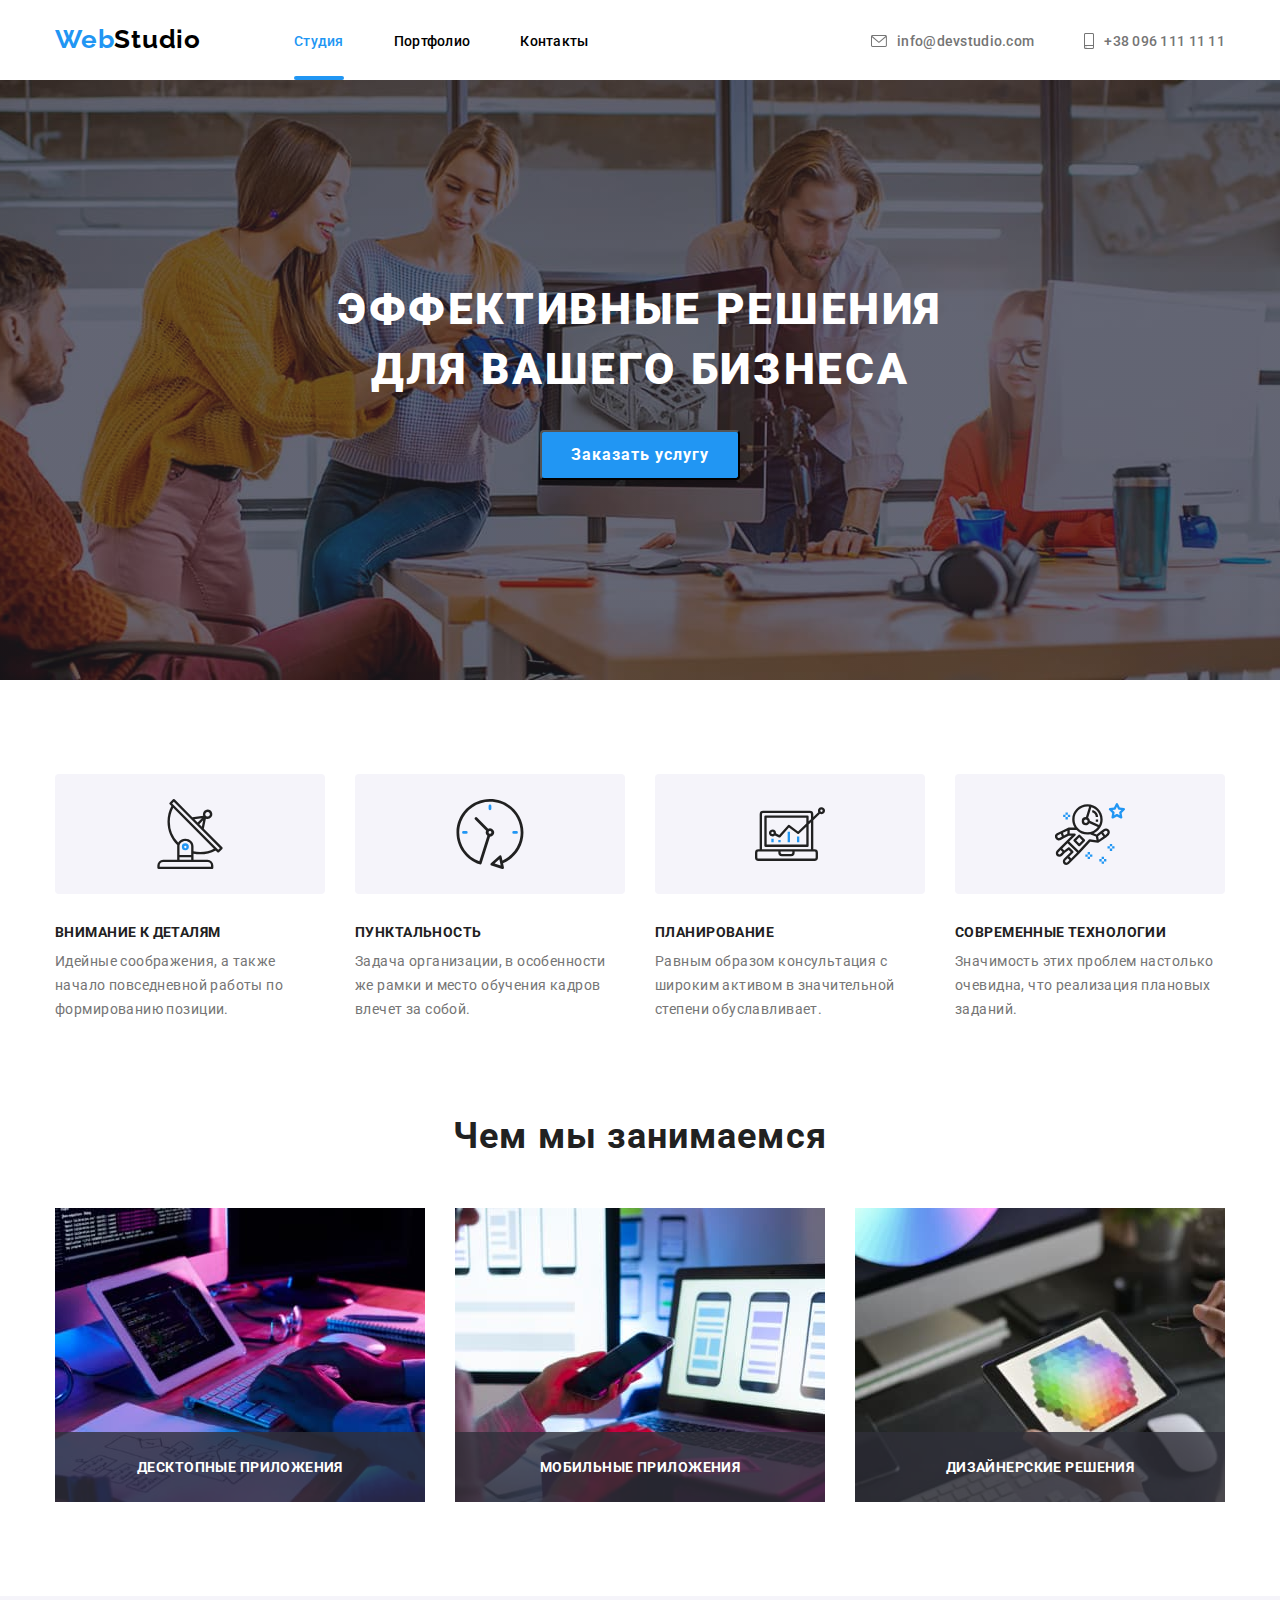
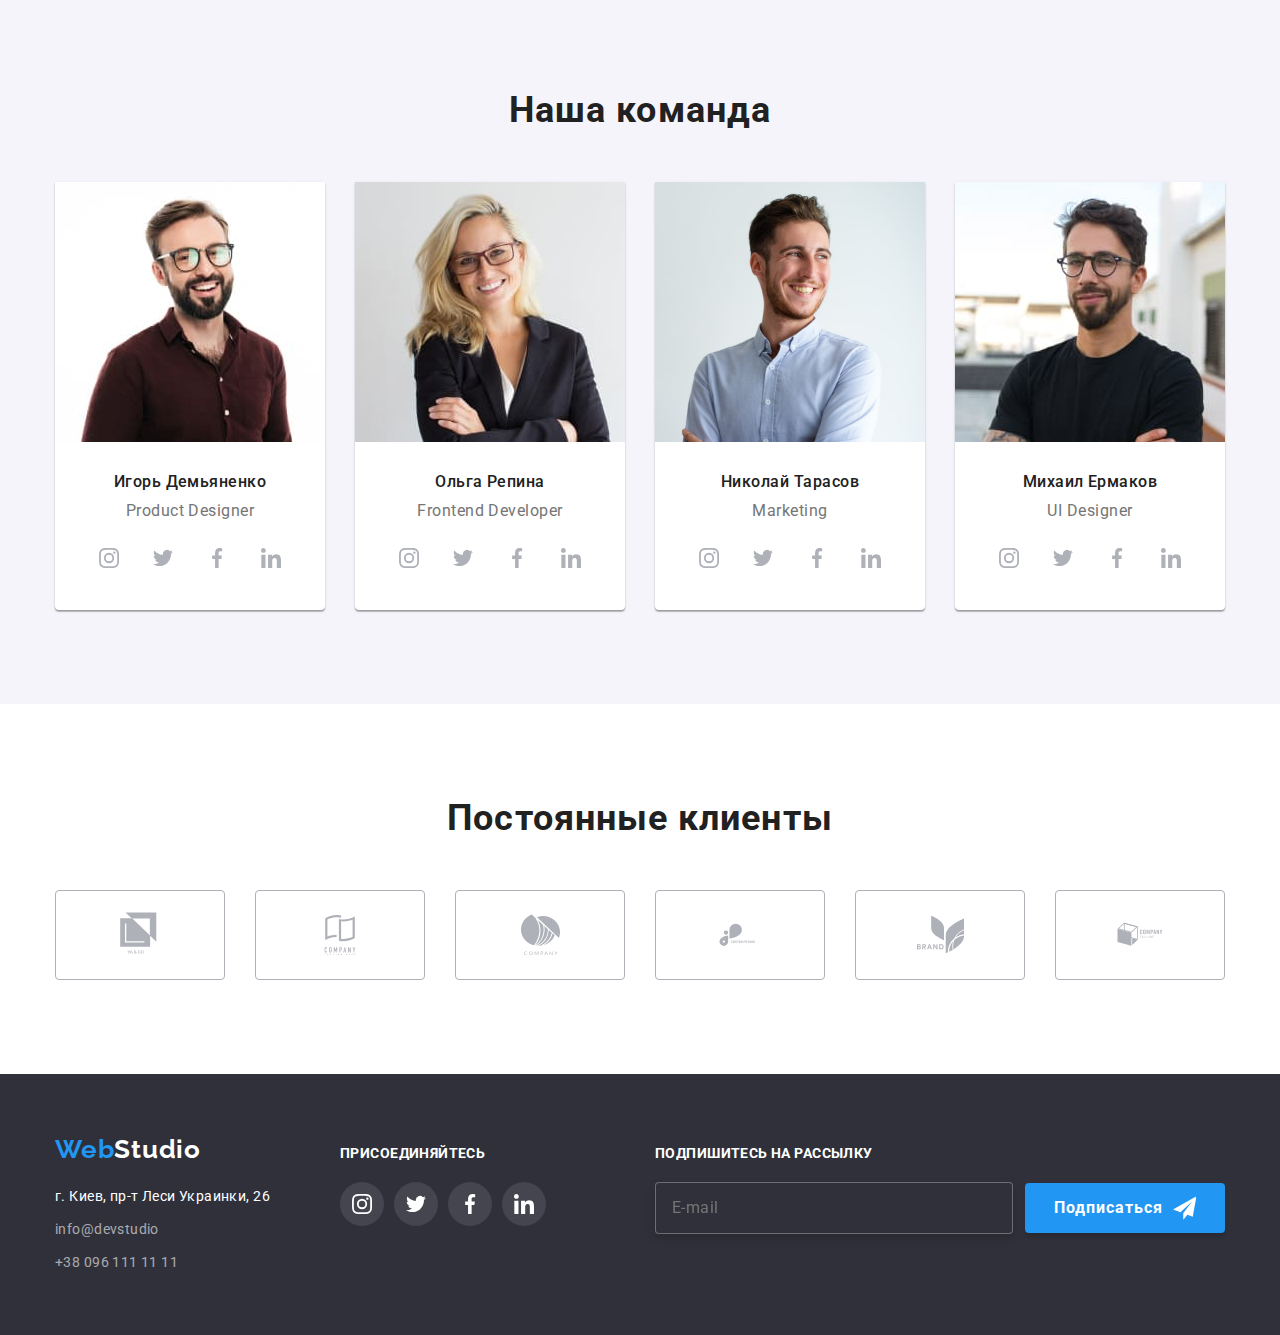
<file: index.html>
<!DOCTYPE html>
<html lang="ru">
<head>
  <meta charset="UTF-8">
  <meta name="viewport" content="width=device-width, initial-scale=1.0">
  <title>WebStudio</title>
  <link rel="stylesheet" href="https://cdnjs.cloudflare.com/ajax/libs/modern-normalize/1.0.0/modern-normalize.css" />
  <link href="https://fonts.googleapis.com/css2?family=Raleway:wght@700&family=Roboto:wght@400;500;700;900&display=swap"
    rel="stylesheet">
  <link rel="stylesheet" href="./css/styles.css">
</head>

<body> 
  <!-- Header -->
    <header class="header">
      <div class="container">
      <nav class="header-nav">
        <a class="link name" href="./index.html" aria-label="WebStudio">
          <span class="logo-web">Web</span><span class="logo-studio">Studio</span></a>
        <ul class="header-list list">
          <li class="list-item"><a class="item link  current" href="./index.html">Студия</a></li>
          <li class="list-item"><a class="item link" href="./portfolio.html">Портфолио</a></li>
          <li class="list-item"><a class="item link" href="./index.html">Контакты</a></li>
        </ul>
      </nav>
        <address class="address">
          <ul class="header-info list">
            <li class="social-link">
              <a class="item link" href="mailto:info@devstudio.com">
                <svg class="social-mail sprite" width="16" height="12">
                  <use href="./images/sprite.svg#icon-envelope"></use>
                </svg>info@devstudio.com
              </a>
            </li>
            <li class="social-link">
              <a class="item link" href="tel:+380961111111">
                <svg class="social-phone sprite" width="10" height="16">
                  <use href="./images/sprite.svg#icon-smartphone"></use>
                </svg>+38 096 111 11 11
              </a></li>
          </ul>
        </address>
        </div>
    </header>
  <!-- End Header -->

  <!-- Hero -->
  <main>
    <section class="hero">
      <div class="container">
      <h1 class="description">Эффективные решения для вашего бизнеса</h1>
      <button class="hero-button" type="button" data-modal-open>Заказать услугу</button>
      </div>
        </section>
    <div class="backdrop is-hidden" data-modal>
      <div class="modal">
        <button class="button-close" type="button" data-modal-close>
          <svg class="crest" width="11px" height="11px">
            <use href="./images/sprite.svg#icon-closed"></use>
          </svg>
        </button>
        <form class="form">
          <b class="form-title">Оставьте свои данные, мы вам перезвоним</b>
          <div class="fieldset">
            <label class="field">
              <span class="label">Имя</span>
              <input class="input" type="text" name="name">
              <svg class="icon" width="18" height="18">
                <use href="./images/sprite.svg#icon-person"></use>
              </svg>
            </label>
            <label class="field">
              <span class="label">Телефон</span>
              <input class="input" type="tel" name="tel">
              <svg class="icon" width="18" height="18">
                <use href="./images/sprite.svg#icon-phone"></use>
              </svg>
            </label>
            <label class="field">
              <span class="label">Почта</span>
              <input class="input" type="email" name="mail">
              <svg class="icon" width="18" height="18">
                <use href="./images/sprite.svg#icon-email"></use>
              </svg>
            </label>
            <label class="field">
              <span class="label">Коментарий</span>
              <textarea class="input comment" 
              name="comment" 
              cols="48"
              rows="6"
              placeholder="Введите текст"></textarea>
            </label>

            <label class="checkbox">
              <input class="check-input" type="checkbox" name="policy">
              <span class="check-text">Соглашаюсь с рассылкой и принимаю <a href="#">Условия договора</a></span>
            </label>
            <button class="btn-form" type="submit">Отправить</button>
          </div>
        </form>
      </div>
    </div>
   
    <!-- End Hero -->

    <!-- h2 -->
    <section class="section">
      <h2 class="visually-hidden">Преимущества</h2>
      <div class="container">
      <ul class="advantages list">
        <li class="subject">
          <div class="subject-icons">
          <svg class="userpic">
            <use href="./images/sprite.svg#icon-antenna-1"></use>
          </svg>
          </div>
      <h3 class="subtitle">Внимание к деталям</h3>
      <p>Идейные соображения, а также начало повседневной работы по формированию позиции.</p>
       </li>      
       <li class="subject">
         <div class="subject-icons">
         <svg class="userpic">
           <use href="./images/sprite.svg#icon-clock-1"></use>
         </svg>
        </div>
      <h3 class="subtitle">Пунктальность</h3>
      <p>Задача организации, в особенности же рамки и место обучения кадров влечет за собой.</p>
        </li>  
        <li class="subject">
          <div class="subject-icons">
          <svg class="userpic">
            <use href="./images/sprite.svg#icon-diagram-1"></use>
          </svg>
          </div>
      <h3 class="subtitle">Планирование</h3>  
      <p>Равным образом консультация с широким активом в значительной степени обуславливает.</p>
      </li>
      <li class="subject">
        <div class="subject-icons">
        <svg class="userpic">
          <use href="./images/sprite.svg#icon-astronaut-1"></use>
        </svg>
        </div>
      <h3 class="subtitle">Современные технологии</h3>
      <p>Значимость этих проблем настолько очевидна, что реализация плановых заданий.</p>
      </li>
      </ul>
      </div>
    </section>

    <!-- End h2 -->

    <!-- What we are doing -->
    <section class="section-image">
      <div class="container">
        <h2 class="picture">Чем мы занимаемся</h2>
      <ul class="picture-item list">
        <li class="picture-list"><img src="./images/image1.jpg" alt="typing hands" width="370" height="294">
          <p class="text-list">Десктопные приложения</p></li>
        <li class="picture-list"><img src="./images/image2.jpg" alt="laptop" width="370" height="294">
          <p class="text-list">Мобильные приложения</p></li>
        <li class="picture-list"><img src="./images/image3.jpg" alt="tablet" width="370" height="294">
          <p class="text-list">Дизайнерские решения</p></li>
      </ul>
      </div>
    </section>

    <!-- End what we are doing -->

    <!-- Our team -->
     <section class="section-team">
      <div class="container">
      <h2 class="title">Наша команда</h2>
       <ul class="workers list">
        
        <li class="workers-photo">     
         <img class="photo" src="./images/img4.jpg" alt="man in glass" width="270" height="260">
         <div class="workers-team">
          <h3 class="workers-name">Игорь Демьяненко</h3>
        <p class="position" lang="en">Product Designer</p>
        <ul class="workers-social list">
          <li class="social-list"><a class="list-links" href="#">
              <svg class="social-icons" width="20" height="20">
                <use href="./images/sprite.svg#icon-instagram-2"></use>
              </svg>
            </a></li>
          <li class="social-list"><a class="list-links" href="#">
              <svg class="social-icons" width="20" height="20">
                <use href="./images/sprite.svg#icon-twitter-1"></use>
              </svg>
            </a></li>
          <li class="social-list"><a class="list-links" href="#">
              <svg class="social-icons" width="20" height="20">
                <use href="./images/sprite.svg#icon-facebook-1"></use>
              </svg>
            </a></li>
          <li class="social-list"><a class="list-links" href="#">
              <svg class="social-icons" width="20" height="20">
                <use href="./images/sprite.svg#icon-linkedin-1"></use>
              </svg>
            </a></li>
            </ul>
        </div>

        <li class="workers-photo">
          <img class="photo" src="./images/img5.jpg" alt="blonde woman" width="270" height="260">       
        <div class="workers-team">
          <h3 class="workers-name">Ольга Репина</h3>
          <p class="position" lang="en">Frontend Developer</p>
           <ul class="workers-social list">
            <li class="social-list"><a class="list-links" href="#">
                <svg class="social-icons" width="20" height="20">
                  <use href="./images/sprite.svg#icon-instagram-2"></use>
                </svg>
              </a></li>
            <li class="social-list"><a class="list-links" href="#">
                <svg class="social-icons" width="20" height="20">
                  <use href="./images/sprite.svg#icon-twitter-1"></use>
                </svg>
              </a></li>
            <li class="social-list"><a class="list-links" href="#">
                <svg class="social-icons" width="20" height="20">
                  <use href="./images/sprite.svg#icon-facebook-1"></use>
                </svg>
              </a></li>
            <li class="social-list"><a class="list-links" href="#">
                <svg class="social-icons" width="20" height="20">
                  <use href="./images/sprite.svg#icon-linkedin-1"></use>
                </svg>
              </a></li>
          </ul>               
          </div>

        <li class="workers-photo">
          <img class="photo" src="./images/img6.jpg" alt="smiling man" width="270" height="260">
         <div class="workers-team">
          <h3 class="workers-name">Николай Тарасов</h3>
        <p class="position" lang="en">Marketing</p>
        <ul class="workers-social list">
          <li class="social-list"><a class="list-links" href="#">
              <svg class="social-icons" width="20" height="20">
                <use href="./images/sprite.svg#icon-instagram-2"></use>
              </svg>
            </a></li>
          <li class="social-list"><a class="list-links" href="#">
              <svg class="social-icons" width="20" height="20">
                <use href="./images/sprite.svg#icon-twitter-1"></use>
              </svg>
            </a></li>
          <li class="social-list"><a class="list-links" href="#">
              <svg class="social-icons" width="20" height="20">
                <use href="./images/sprite.svg#icon-facebook-1"></use>
              </svg>
            </a></li>
          <li class="social-list"><a class="list-links" href="#">
              <svg class="social-icons" width="20" height="20">
                <use href="./images/sprite.svg#icon-linkedin-1"></use>
              </svg>
            </a></li>
        </ul>
        </div>
       
        <li class="workers-photo">
          <img class="photo" src="./images/img7.jpg" alt="man in glass with brown hair" width="270" height="260">
         <div class="workers-team">
          <h3 class="workers-name">Михаил Ермаков</h3>
        <p class="position" lang="en">UI Designer</p>
        <ul class="workers-social list">
          <li class="social-list"><a class="list-links" href="#">
              <svg class="social-icons" width="20" height="20">
                <use href="./images/sprite.svg#icon-instagram-2"></use>
              </svg>
            </a></li>
          <li class="social-list"><a class="list-links" href="#">
              <svg class="social-icons" width="20" height="20">
                <use href="./images/sprite.svg#icon-twitter-1"></use>
              </svg>
            </a></li>
          <li class="social-list"><a class="list-links" href="#">
              <svg class="social-icons" width="20" height="20">
                <use href="./images/sprite.svg#icon-facebook-1"></use>
              </svg>
            </a></li>
          <li class="social-list"><a class="list-links" href="#">
              <svg class="social-icons" width="20" height="20">
                <use href="./images/sprite.svg#icon-linkedin-1"></use>
              </svg>
            </a></li>
        </ul>
         </div>
      </ul>
        </div>
    </section>
    <!-- End our team -->
    <!-- clients -->
    <section>
      <div class="container clients">
        <h2 class="text">Постоянные клиенты</h2>
      <ul class="companies list">
        <li class="border"><a class="clients-list" href="/">
          <svg class="border-pic" width="44" height="49">
            <use href="./images/sprite.svg#icon-logo-1"></use>
          </svg></a>
        </li>
        <li class="border"><a class="clients-list" href="/">
          <svg class="border-pic" width="40" height="52">
            <use href="./images/sprite.svg#icon-logo-2"></use>
          </svg></a>
        </li>
        <li class="border"><a class="clients-list" href="/">
          <svg class="border-pic" width="41" height="42">
            <use href="./images/sprite.svg#icon-logo-3"></use>
          </svg></a>
        </li>
        <li class="border"><a class="clients-list" href="/">
          <svg class="border-pic" width="79" height="42">
            <use href="./images/sprite.svg#icon-logo-4"></use>
          </svg></a>
        </li>
        <li class="border"><a class="clients-list" href="/">
          <svg class="border-pic" width="59" height="47">
            <use href="./images/sprite.svg#icon-logo-5"></use>
          </svg></a>
        </li>
        <li class="border"><a class="clients-list" href="/">
          <svg class="border-pic" width="88" height="45">
            <use href="./images/sprite.svg#icon-logo-6"></use>
          </svg></a>
        </li>
      </ul>
      </div>
    </section>
  </main>
<!-- footer -->
  <footer class="footer">
    <div class="bottom container">
    <div class="company">
      <a class="footer-name link" href="./index.html" aria-label="WebStudio">
      <span class="logo-web">Web</span><span class="logo-footer">Studio</span></a>
        <address class="footer-address">
          <ul class="list">
            <li class="foot-info">
              <a class="footer-map link" href="https://goo.gl/maps/DSJi5Khk5nSSigdE9" target="blank">г. Киев, пр-т Леси Украинки, 26</a>
            </li>
            <li class="foot-info">
              <a class="footer-info link" href="mailto:info@devstudio.com">info@devstudio</a>
            </li>
            <li class="foot-info">
              <a class="footer-info link" href="tel:+380961111111">+38 096 111 11 11</a>
            </li>
          </ul>
        </address>
    </div>
       <div class="join">
          <b class="join-title">присоединяйтесь</b>
          <ul class="join-list list">
          <li class="join-link">
            <a class="join-item" href="/"><svg class="social-items">
            <use href="./images/sprite.svg#icon-instagram-2"></use>
          </svg></a></li>
          <li class="join-link">
            <a class="join-item" href="/"><svg class="social-items">
            <use href="./images/sprite.svg#icon-twitter-1"></use>
          </svg></a></li>
          <li class="join-link">
            <a class="join-item" href="/"><svg class="social-items">
            <use href="./images/sprite.svg#icon-facebook-1"></use>
          </svg></a></li>
          <li class="join-link">
            <a class="join-item" href="/"><svg class="social-items">
            <use href="./images/sprite.svg#icon-linkedin-1"></use>
          </svg></a></li>
          </ul>
        </div>
          <div class="subscribe">
            <b class="subscribe-title">подпишитесь на рассылку</b>
            <form class="subscription" autocomplete="off">  
                <input class="subscription-input" type="email" name="mail" id="mail" placeholder="E-mail">
            <button class="subscribe-btn" type="submit">
              <span class="submit-text">Подписаться</span>
              <svg class="sub-icon" width="24" height="24">
                <use href="./images/sprite.svg#icon-icon-send"></use>
              </svg>
            </button>
            </form>
          </div>
    </div>
   </footer>
  <script src="./js/modal.js"></script>
  </body>
</html>
</file>
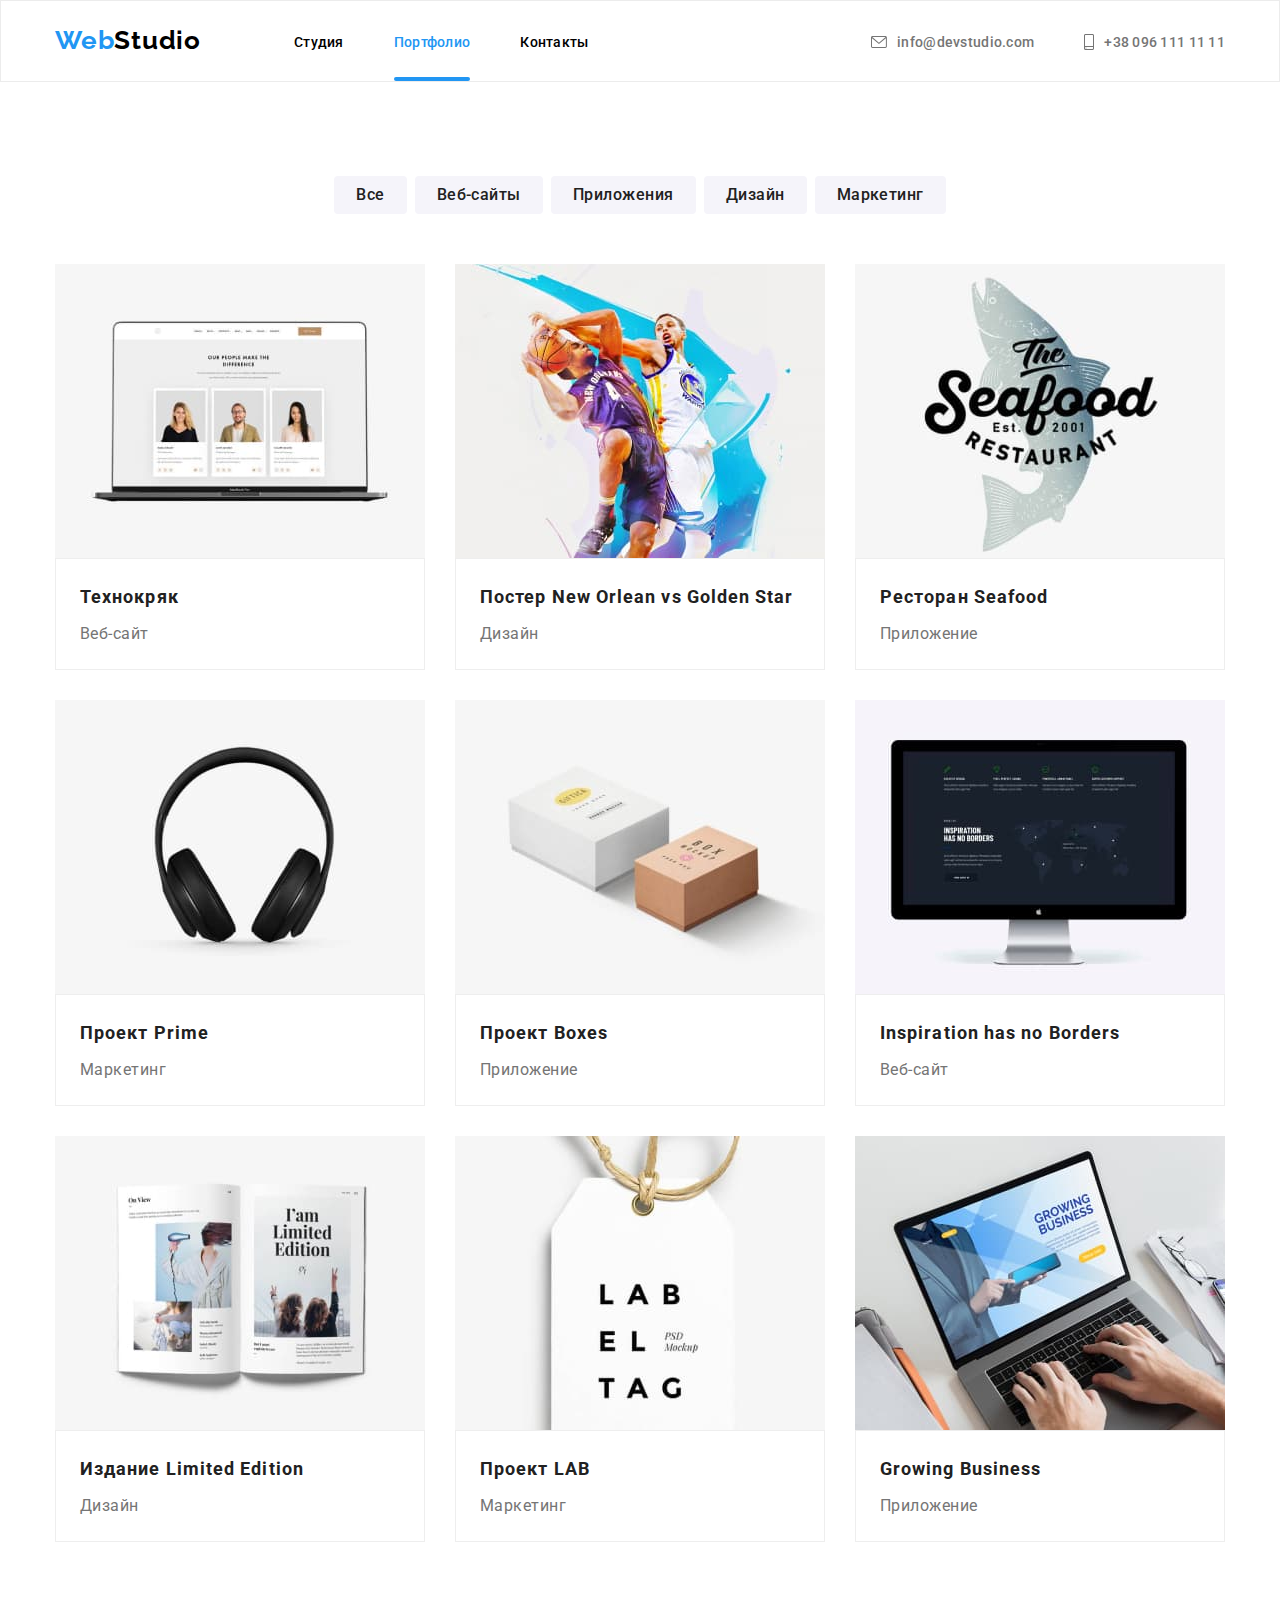
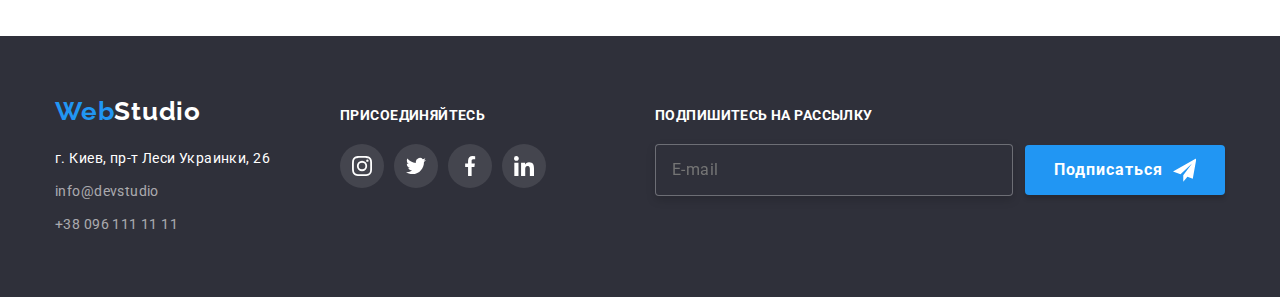
<file: portfolio.html>
<!DOCTYPE html>
<html lang="ru">
<head>
    <meta charset="UTF-8">
    <meta name="viewport" content="width=device-width, initial-scale=1.0">
    <title>Portfolio</title>
    <link rel="stylesheet" href="https://cdnjs.cloudflare.com/ajax/libs/modern-normalize/1.0.0/modern-normalize.css" />
    <link href="https://fonts.googleapis.com/css2?family=Raleway:wght@700&family=Roboto:wght@400;500;700;900&display=swap"
        rel="stylesheet">
    <link rel="stylesheet" href="./css/styles.css">
</head>

<body>
    <!--Header-->
    <header class="header portfolio">
      <div class="container">
        <nav class="header-nav">
    <a class="link name" href="./index.html" aria-label="Portfolio">
      <span class="logo-web">Web</span><span class="logo-studio">Studio</span></a>
        <ul class="header-list list">
            <li class="list-item"><a class="item link" href="./index.html">Студия</a></li>
            <li class="list-item"><a class="item link current" href="./portfolio.html">Портфолио</a></li>
            <li class="list-item"><a class="item link" href="./index.html">Контакты</a></li>
        </ul>
        </nav>
        <address class="address">
        <ul class="header-info list">
            <li class="social-link">
                <a class="item link" href="mailto:info@devstudio.com">
                    <svg class="social-mail sprite" width="16" height="12">
                        <use href="./images/sprite.svg#icon-envelope"></use>
                    </svg>info@devstudio.com
                </a>
            </li>
            <li class="social-link">
                <a class="item link" href="tel:+380961111111">
                    <svg class="social-phone sprite" width="10" height="16">
                        <use href="./images/sprite.svg#icon-smartphone"></use>
                    </svg>+38 096 111 11 11
                </a></li>
        </ul>
        </address>
        </div>
    </header>   
        <!--End header-->

        <!--h1 our works-->
<main>
    <section class="section-portfolio">
        <div class="container">
            <h1 class="visually-hidden">Портфолио</h1>
            <ul class="btn-container list">
                <li class="nav-btn"><button type="button" class="button-portfolio">Все</button></li>
                <li class="nav-btn"><button type="button" class="button-portfolio">Веб-сайты</button></li>
                <li class="nav-btn"><button type="button" class="button-portfolio">Приложения</button></li>
                <li class="nav-btn"><button type="button" class="button-portfolio">Дизайн</button></li>
                <li class="nav-btn"><button type="button" class="button-portfolio">Маркетинг</button></li>
            </ul>
        <ul class="portfolio-container list">
        <li class="port-image"><a class="port-cards link" href="#">
            <div class="thumb">
                <div class="overlay">
                    <p class="overlay-text">Технокряк это современная площадка распространения коронавируса. Компании используют эту платформу для цифрового
                    шпионажа и атак на защищённые сервера конкурентов.</p></div>
            <img src="./images/img8.jpg" alt="three photos on laptop" width="370" height="294">
            </div>
           <div class="port-content">
            <h2 class="card">Технокряк</h2>
            <p class="port-text">Веб-сайт</p>
        </div></a>
        </li>
        <li class="port-image"><a class="port-cards link" href="#">
            <div class="thumb">
                <div class="overlay">
                    <p class="overlay-text">Технокряк это современная площадка распространения коронавируса. Компании используют эту
                        платформу для цифрового
                        шпионажа и атак на защищённые сервера конкурентов.</p>
                </div>
            <img src="./images/img9.jpg" alt="two basketball players" width="370" height="294">
            </div>
            <div class="port-content">
            <h2 class="card">Постер New Orlean vs Golden Star</h2>
            <p class="port-text">Дизайн</p>
            </div></a>
        </li>
        <li class="port-image"><a class="port-cards link" href="#">
            <div class="thumb">
                <div class="overlay">
                    <p class="overlay-text">Технокряк это современная площадка распространения коронавируса. Компании используют эту
                        платформу для цифрового
                        шпионажа и атак на защищённые сервера конкурентов.</p>
                </div>
            <img src="./images/img10.jpg" alt="seafood restaurant" width="370" height="294">
            </div>
            <div class="port-content">
            <h2 class="card">Ресторан Seafood</h2>
            <p class="port-text">Приложение</p>
            </div></a>
        </li>
        <li class="port-image"><a class="port-cards link" href="#">
            <div class="thumb">
                <div class="overlay">
                    <p class="overlay-text">Технокряк это современная площадка распространения коронавируса. Компании используют эту
                        платформу для цифрового
                        шпионажа и атак на защищённые сервера конкурентов.</p>
                </div>
            <img src="./images/img11.jpg" alt="black headphones" width="370" height="294">
            </div>
            <div class="port-content">
            <h2 class="card">Проект Prime</h2>
            <p class="port-text">Маркетинг</p>
            </div></a>
        </li>
        <li class="port-image"><a class="port-cards link" href="#">
            <div class="thumb">
                <div class="overlay">
                    <p class="overlay-text">Технокряк это современная площадка распространения коронавируса. Компании используют эту
                        платформу для цифрового
                        шпионажа и атак на защищённые сервера конкурентов.</p>
                </div>
            <img src="./images/img12.jpg" alt="two boxes" width="370" height="294">
            </div>
            <div class="port-content">
            <h2 class="card">Проект Boxes</h2>
            <p class="port-text">Приложение</p>
            </div></a>
        </li>
        <li class="port-image"><a class="port-cards link" href="#">
            <div class="thumb">
                <div class="overlay">
                    <p class="overlay-text">Технокряк это современная площадка распространения коронавируса. Компании используют эту
                        платформу для цифрового
                        шпионажа и атак на защищённые сервера конкурентов.</p>
                </div>
            <img src="./images/img13.jpg" alt="imac" width="370" height="294">
            </div>
            <div class="port-content">
            <h2 class="card">Inspiration has no Borders</h2>
            <p class="port-text">Веб-сайт</p>
            </div></a>
        </li>
        <li class="port-image"><a class="port-cards link" href="#">
            <div class="thumb">
                <div class="overlay">
                    <p class="overlay-text">Технокряк это современная площадка распространения коронавируса. Компании используют эту
                        платформу для цифрового
                        шпионажа и атак на защищённые сервера конкурентов.</p>
                </div>
            <img src="./images/img14.jpg" alt="magazine" width="370" height="294">
            </div>
            <div class="port-content">  
            <h2 class="card">Издание Limited Edition</h2>
            <p class="port-text">Дизайн</p>
            </div></a>
        </li>
        <li class="port-image"><a class="port-cards link" href="#">
            <div class="thumb">
                <div class="overlay">
                    <p class="overlay-text">Технокряк это современная площадка распространения коронавируса. Компании используют эту
                        платформу для цифрового
                        шпионажа и атак на защищённые сервера конкурентов.</p>
                </div>
            <img src="./images/img15.jpg" alt="label" width="370" height="294">
            </div>
            <div class="port-content">
            <h2 class="card">Проект LAB</h2>
            <p class="port-text">Маркетинг</p>
            </div></a>
        </li>
        <li class="port-image"><a class="port-cards link" href="#">
            <div class="thumb">
                <div class="overlay">
                    <p class="overlay-text">Технокряк это современная площадка распространения коронавируса. Компании используют эту
                        платформу для цифрового
                        шпионажа и атак на защищённые сервера конкурентов.</p>
                </div>
            <img src="./images/img16.jpg" alt="laptop" width="370" height="294">
            </div>
            <div class="port-content">
            <h2 class="card">Growing Business</h2>
            <p class="port-text">Приложение</p>
            </div></a>
        </li>
        </ul>
        </div>
    </section>
    <!--end of h1 our works-->
</main>
    <!--footer-->
    <footer class="footer">
        <div class="bottom container">
            <div class="company">
        <a class="footer-name link" href="./index.html" aria-label="WebStudio">
            <span class="logo-web">Web</span><span class="logo-footer">Studio</span></a>
        <address class="footer-address">
            <ul class="list">
                <li class="foot-info">
                    <a class="footer-map link" href="https://goo.gl/maps/DSJi5Khk5nSSigdE9" target="blank">г. Киев, пр-т Леси Украинки, 26</a>
                </li>
                <li class="foot-info">
                    <a class="footer-info link" href="mailto:info@devstudio.com">info@devstudio</a>
                </li>
                <li class="foot-info">
                    <a class="footer-info link" href="tel:+380961111111">+38 096 111 11 11</a>
                </li>
            </ul>
        </address>
        </div>
        <div class="join">
            <b class="join-title">присоединяйтесь</b>
            <ul class="join-list list">
                <li class="join-link">
                    <a class="join-item" href="/"><svg class="social-items">
                            <use href="./images/sprite.svg#icon-instagram-2"></use>
                        </svg></a></li>
                <li class="join-link">
                    <a class="join-item" href="/"><svg class="social-items">
                            <use href="./images/sprite.svg#icon-twitter-1"></use>
                        </svg></a></li>
                <li class="join-link">
                    <a class="join-item" href="/"><svg class="social-items">
                            <use href="./images/sprite.svg#icon-facebook-1"></use>
                        </svg></a></li>
                <li class="join-link">
                    <a class="join-item" href="/"><svg class="social-items">
                            <use href="./images/sprite.svg#icon-linkedin-1"></use>
                        </svg></a></li>
            </ul>
            </div>
            <div class="subscribe">
                <b class="subscribe-title">подпишитесь на рассылку</b>
                <form class="subscription" autocomplete="off">
                        <input class="subscription-input" type="email" name="mail" id="mail" placeholder="E-mail">
                    <button class="subscribe-btn" type="submit">
                        <span class="submit-text">Подписаться</span>
                        <svg class="sub-icon" width="24" height="24">
                            <use href="./images/sprite.svg#icon-icon-send"></use>
                        </svg>
                    </button>
                </form>
            </div>
        </div>
     </footer>
    </body>
</html>
</file>
<file: css/styles.css>
:root {
  --main-font: "roboto", sans-serif;
  --color-accent: #2196f3;
  --main-font-color: #212121;
  --main-grey-color: #757575;
  --main-white-color: #ffffff;
  --main-hero-color: #c4c4c4;
  --bcg-icons-index: #f5f4fa;
  --bcg-text-list: rgba(47, 48, 58, 0.8);
  --bcg-section-team: #f5f4fa;
  --fill-social-list: rgba(175, 177, 184, 1);
  --main-nav-color: rgba(117, 117, 117, 1);
  --bcg-footer: #2f303a;
}
*,
*::before,
*::after {
  margin: 0;
  padding: 0;
}
body {
  font-family: var(--main-font);
}
.list {
  list-style: none;
}
.link {
  text-decoration: none;
  color: inherit;
}
address {
  font-style: normal;
}
.portfolio {
  border: 1px solid #ececec;
}
img {
  display: block;
}
/*logo header+footer*/
.logo-web,
.logo-studio {
  font-weight: 700;
  font-size: 26px;
  line-height: 1.192;
  letter-spacing: 0.03em;
  font-family: Raleway;
  font-style: normal;
}
.logo-web {
  color: var(--color-accent);
}
.logo-footer {
  font-family: Raleway;
  font-weight: 700;
  font-size: 26px;
  line-height: 1.192;
  letter-spacing: 0.03em;
  color: var(--main-white-color);
}
/*end logo header+footer*/
/*header*/
.container {
  width: 1200px;
  padding-left: 15px;
  padding-right: 15px;
  margin-left: auto;
  margin-right: auto;
}
.header .container {
  display: flex;
  justify-content: space-between;
}
.address .link {
  display: flex;
  align-items: center;
}
.sprite {
  margin-right: 10px;
}
.header-nav {
  display: flex;
  align-items: center;
  cursor: pointer;
}
.name {
  display: inline-block;
  padding-top: 24px;
  padding-bottom: 25px;
  margin-right: 93px;
}
.header-list {
  display: flex;
  font-weight: 500;
  font-size: 14px;
  line-height: 1.142;
  letter-spacing: 0.02em;
}
.list-item:not(:last-child) {
  margin-right: 50px;
}
.social-link:not(:last-child) {
  margin-right: 50px;
}
.item {
  fill: var(--main-nav-color);
}
.current {
  color: var(--color-accent);
}
.item:hover,
.item:focus {
  color: var(--color-accent);
  fill: var(--color-accent);
}
.item {
  position: relative;
  display: block;
  padding-top: 33px;
  padding-bottom: 31px;

  transition-property: color, fill;
  transition-duration: 250ms;
  transition-timing-function: cubic-bezier(0.4, 0, 0.2, 1);
}
.current:after {
  content: "";
  display: block;
  position: absolute;
  left: 0;
  bottom: 0;
  width: 100%;
  height: 4px;
  background-color: var(--color-accent);
  border-radius: 2px;
}
.header-info {
  display: flex;
  font-weight: 500;
  font-size: 14px;
  line-height: 1.142;
  letter-spacing: 0.02em;
  color: var(--main-grey-color);
}
/*end-header*/
/* hero */
.backdrop {
  position: fixed;
  top: 0;
  left: 0;
  width: 100%;
  height: 100%;
  background-color: rgba(0, 0, 0, 0.2);
  z-index: 2;
  opacity: 1;

  transition-property: opacity;
  transition-duration: 250ms;
  transition-timing-function: cubic-bezier(0.4, 0, 0.2, 1);
}
.modal {
  position: absolute;
  top: 50%;
  left: 50%;
  padding: 40px 40px;
  transform: translate(-50%, -50%) scale(1);
  transition-property: transform;
  transition-duration: 250ms;
  transition-timing-function: cubic-bezier(0.4, 0, 0.2, 1);

  min-width: 528px;
  min-height: 581px;
  background: var(--main-white-color);
  box-shadow: 0px 1px 3px rgba(0, 0, 0, 0.12), 0px 1px 1px rgba(0, 0, 0, 0.14),
    0px 2px 1px rgba(0, 0, 0, 0.2);
  border-radius: 4px;
}
.backdrop.is-hidden {
  opacity: 0;
  pointer-events: none;
}
.backdrop.is-hidden .modal {
  transform: translate(-50%, -50%) scale(1.1);
}
.form {
  display: flex;
  flex-direction: column;
}
.form-title {
  margin-bottom: 12px;
  font-weight: 700;
  font-size: 20px;
  line-height: 1.15;
  text-align: center;
  letter-spacing: 0.03em;
  color: var(--main-font-color);
}
.field .icon {
  position: absolute;
  display: inline-block;
  bottom: 11px;
  left: 12px;
  fill: var(--main-font-color);
}
.field + .field {
  margin-top: 10px;
}
.field {
  position: relative;
  display: flex;
  flex-direction: column;
}
.label {
  margin-bottom: 4px;
  font-weight: 400;
  font-size: 12px;
  line-height: 1.166;
  letter-spacing: 0.01em;
  color: var(--main-grey-color);
}
.input {
  padding-top: 10px;
  padding-bottom: 10px;
  padding-left: 42px;
  box-sizing: border-box;
  border: 1px solid rgba(33, 33, 33, 0.2);
  border-radius: 4px;
  cursor: text;

  transition-property: border;
  transition-duration: 250ms;
  transition-timing-function: cubic-bezier(0.4, 0, 0.2, 1);
}
.icon {
  transition-property: fill;
  transition-duration: 250ms;
  transition-timing-function: cubic-bezier(0.4, 0, 0.2, 1);
}
.input:focus {
  outline: none;
  border-color: var(--color-accent);
}
.input:focus + .icon {
  fill: var(--color-accent);
  color: var(--color-accent);
}
.comment {
  padding: 12px 16px;
  margin-bottom: 20px;
  resize: none;
}
.comment::placeholder {
  font-weight: 400;
  font-size: 12px;
  line-height: 1.166;
  letter-spacing: 0.01em;
  color: rgba(117, 117, 117, 0.5);
}
.button-close {
  position: absolute;
  top: 8px;
  right: 8px;
  width: 30px;
  height: 30px;

  background: var(--main-white-color);
  border-radius: 50%;
  border: 1px solid rgba(0, 0, 0, 0.1);
  cursor: pointer;

  transition-property: fill;
  transition-duration: 250ms;
  transition-timing-function: cubic-bezier(0.4, 0, 0.2, 1);
}
.checkbox {
  display: flex;
  justify-content: center;
  margin-bottom: 30px;
}
.checkbox:hover {
  cursor: pointer;
}
.check-input {
  position: absolute;
  width: 1px;
  height: 1px;
  margin: -1px;
  border: 0;
  padding: 0;
  clip: rect(0 0 0 0);
  overflow: hidden;
}
.check-input:checked + .check-text::before {
  background-color: var(--color-accent);
  border: 0;
  background-image: url(../images/img/iconCheck.svg);
  background-size: contain;
  background-repeat: no-repeat;
  background-position: center;
}
.check-text {
  font-weight: 400;
  font-size: 14px;
  line-height: 1.714;
  letter-spacing: 0.03em;
  color: var(--main-grey-color);
}

.checkbox a {
  text-decoration: underline;
  color: var(--color-accent);
}
.check-text {
  display: flex;
  align-items: center;
  font-weight: 400;
  font-size: 14px;
  line-height: 1.714;
  letter-spacing: 0.03em;
  color: var(--main-grey-color);
}
.check-text::before {
  content: "";
  display: inline-block;
  width: 16px;
  height: 15px;
  margin-right: 8px;
  border: 2px solid var(--main-font-color);
  border-radius: 2px;
}

.button-close:hover {
  fill: var(--color-accent);
}
.btn-form {
  display: block;
  width: 200px;
  height: 50px;
  padding: 10px 55px;

  font-weight: 700;
  font-size: 16px;
  line-height: 1.875;
  letter-spacing: 0.06em;
  color: var(--main-white-color);

  background: var(--color-accent);
  box-shadow: 0px 1px 3px rgba(0, 0, 0, 0.12), 0px 1px 1px rgba(0, 0, 0, 0.14),
    0px 2px 1px rgba(0, 0, 0, 0.2);
  border-radius: 4px;
  margin-left: auto;
  margin-right: auto;
  border: none;
  cursor: pointer;
}
.hero .container {
  display: flex;
  flex-direction: column;
  text-align: center;
  align-items: center;
}
.hero {
  padding-top: 200px;
  padding-bottom: 200px;
  max-width: 1600px;
  height: 600px;
  margin-left: auto;
  margin-right: auto;
  background-image: linear-gradient(
      to right,
      rgba(47, 48, 58, 0.4),
      rgba(47, 48, 58, 0.4)
    ),
    url(../images/img/bg.jpg);
  background-color: var(--main-hero-color);
  background-repeat: no-repeat;
  background-size: cover;
  background-position: center;
}
.description {
  width: 700px;
  margin-bottom: 30px;
  font-weight: 900;
  font-size: 44px;
  line-height: 1.363;
  letter-spacing: 0.06em;
  text-transform: uppercase;
  color: var(--main-white-color);
}
.hero-button {
  display: inline-block;
  min-width: 200px;
  height: 50px;
  font-weight: 700;
  font-size: 16px;
  line-height: 1.875;
  letter-spacing: 0.06em;
  background: var(--color-accent);
  box-shadow: 0px 4px 4px rgba(0, 0, 0, 0.15);
  border-radius: 4px;
  color: var(--main-white-color);
}

/* end hero */
/*h2*/
.visually-hidden {
  position: absolute;
  width: 1px;
  height: 1px;
  margin: -1px;
  border: 0;
  padding: 0;
  clip: rect(0 0 0 0);
  overflow: hidden;
}
.advantages {
  display: flex;
}
.section {
  padding-top: 94px;
}
.advantages .subject {
  width: 270px;
}
.subtitle {
  margin-top: 30px;
  margin-bottom: 10px;
}
.subject:not(:last-child) {
  margin-right: 30px;
}
.subject-icons {
  display: flex;
  align-items: center;
  justify-content: center;
  background-color: var(--bcg-icons-index);
  border-radius: 4px;
  width: 270px;
  height: 120px;
}
.userpic {
  width: 70px;
  height: 70px;
}
.section h3 {
  font-weight: 700;
  font-size: 14px;
  line-height: 1.142;
  letter-spacing: 0.03em;
  text-transform: uppercase;
  color: var(--main-font-color);
}
.section p {
  font-weight: 400;
  font-size: 14px;
  line-height: 1.714;
  letter-spacing: 0.03em;
  color: var(--main-grey-color);
}
/* end h2 */

/* what we are doing */
.picture-list {
  position: relative;
  z-index: 1;
}
.text-list {
  position: absolute;
  bottom: 0;
  width: 100%;
  height: 70px;
  background-color: var(--bcg-text-list);
  font-weight: 700;
  font-size: 14px;
  line-height: 1.142;
  text-align: center;
  letter-spacing: 0.03em;
  text-transform: uppercase;
  padding-top: 27px;
  padding-bottom: 27px;
  color: var(--main-white-color);
}
.section-image .container {
  display: flex;
  flex-direction: column;
}
.picture-item {
  display: flex;
  justify-content: space-between;
  margin-top: 50px;
}
.section-image {
  padding-top: 94px;
  padding-bottom: 94px;
}
.section-image h2 {
  font-weight: 700;
  font-size: 36px;
  line-height: 1.166;
  text-align: center;
  letter-spacing: 0.03em;
  color: var(--main-font-color);
}
.section-team h2 {
  font-weight: 700;
  font-size: 36px;
  line-height: 1.166;
  text-align: center;
  letter-spacing: 0.03em;
  color: var(--main-font-color);
}
/* end what we are doing */

/* our team */
.section-team {
  padding-top: 94px;
  padding-bottom: 94px;
}
.workers {
  display: flex;
  margin-top: 50px;
}
.workers-photo {
  width: 270px;
  box-shadow: 0px 1px 3px rgba(0, 0, 0, 0.12), 0px 1px 1px rgba(0, 0, 0, 0.14),
    0px 2px 1px rgba(0, 0, 0, 0.2);
  border-radius: 0px 0px 4px 4px;
  background: var(--main-white-color);
}
.workers-photo:not(:last-child) {
  margin-right: 30px;
}
.workers-team {
  padding-top: 30px;
}
.social-list {
  margin-top: 16px;
}
.social-list:not(:last-child) {
  margin-right: 10px;
}
.workers-name {
  margin-bottom: 10px;
}
.workers-social {
  display: flex;
  padding-left: 32px;
  padding-right: 32px;
  padding-bottom: 30px;
}
.list-links {
  display: flex;
  justify-content: center;
  align-items: center;
  width: 44px;
  height: 44px;
  border-radius: 50%;
  background-color: rgba(255, 255, 255, 0.1);
  fill: var(--fill-social-list);
  transition-property: fill, background-color;
  transition-duration: 250ms;
  transition-timing-function: cubic-bezier(0.4, 0, 0.2, 1);
}
.list-links:hover,
.list-links:focus {
  background: var(--color-accent);
}
.list-links:hover {
  fill: var(--main-white-color);
}
.section-team {
  background: var(--bcg-section-team);
}
.section-team h3 {
  font-weight: 500;
  font-size: 16px;
  line-height: 1.187;
  text-align: center;
  letter-spacing: 0.03em;
  color: var(--main-font-color);
}
.section-team p {
  font-weight: 400;
  font-size: 16px;
  line-height: 1.187;
  text-align: center;
  letter-spacing: 0.03em;
  color: var(--main-grey-color);
}
/* end our team */
/* clients */
.clients {
  padding-top: 94px;
  padding-bottom: 94px;
}
.companies {
  display: flex;
}
.border-pic {
  color: inherit;
}
.clients-list {
  display: flex;
  justify-content: center;
  align-items: center;
  border: 1px solid #afb1b8;
  border-radius: 4px;
  width: 170px;
  height: 90px;
  fill: rgba(175, 177, 184, 1);

  transition-property: fill, border;
  transition-duration: 250ms;
  transition-timing-function: cubic-bezier(0.4, 0, 0.2, 1);
}
.clients-list:hover,
.clients-list:focus {
  fill: var(--color-accent);
  color: var(--color-accent);
  border: 1px solid var(--color-accent);
}
.border:not(:last-child) {
  margin-right: 30px;
}
.text {
  font-weight: 700;
  font-size: 36px;
  line-height: 1.166;
  text-align: center;
  letter-spacing: 0.03em;
  color: var(--main-font-color);
  margin-bottom: 50px;
}
/* footer */
.footer {
  padding-top: 60px;
  padding-bottom: 60px;
  background-color: var(--bcg-footer);
}
.footer-name {
  display: block;
}
.bottom {
  display: flex;
  align-items: baseline;
}
.footer-address {
  margin-top: 20px;
}
.footer-map {
  font-weight: 400;
  font-size: 14px;
  line-height: 1.714;
  letter-spacing: 0.03em;
  color: var(--main-white-color);
}
.foot-info + .foot-info {
  margin-top: 9px;
}
.footer-info {
  font-weight: 400;
  font-size: 14px;
  line-height: 1.714;
  letter-spacing: 0.03em;
  color: rgba(255, 255, 255, 0.6);
}
.join {
  margin-left: 70px;
}
.join-list {
  display: flex;
  margin-top: 20px;
}
.join-link + .join-link {
  margin-left: 10px;
}
.join-title {
  font-weight: 700;
  font-size: 14px;
  line-height: 1.142;
  letter-spacing: 0.03em;
  text-transform: uppercase;
  color: var(--main-white-color);
}
.join-item {
  display: flex;
  justify-content: center;
  align-items: center;
  width: 44px;
  height: 44px;
  border-radius: 50%;
  background-color: rgba(255, 255, 255, 0.1);
  fill: rgba(255, 255, 255, 1);

  transition-property: background-color;
  transition-duration: 250ms;
  transition-timing-function: cubic-bezier(0.4, 0, 0.2, 1);
}
.join-item:hover,
.join-item:focus {
  background: var(--color-accent);
}
.social-items {
  width: 20px;
  height: 20px;
}
.join-link {
  color: var(--color-accent);
}
.subscribe-title {
  font-weight: 700;
  font-size: 14px;
  line-height: 1.142;
  letter-spacing: 0.03em;
  text-transform: uppercase;
  color: var(--main-white-color);
}
.subscription {
  display: flex;
  align-items: baseline;
  margin-top: 20px;
}
.subscription-input {
  display: block;
  width: 358px;
  padding: 15px 16px;
  border: 1px solid rgba(255, 255, 255, 0.3);
  filter: drop-shadow(0px 4px 4px rgba(0, 0, 0, 0.15));
  border-radius: 4px;
  background-color: #2f303a;
  font-weight: 400;
  font-size: 16px;
  line-height: 1.25;
  letter-spacing: 0.03em;
  color: rgba(255, 255, 255, 0.6);
}
.subscribe-btn {
  display: flex;
  align-items: center;
  margin-left: 12px;
  padding: 10px 29px;

  width: 200px;
  font-weight: 700;
  font-size: 16px;
  line-height: 1.875;
  text-align: center;
  letter-spacing: 0.06em;
  color: var(--main-white-color);
  background: var(--color-accent);
  box-shadow: 0px 4px 4px rgba(0, 0, 0, 0.15);
  border-radius: 4px;
  fill: var(--main-white-color);
  border: none;
  cursor: pointer;
}
.subscribe {
  margin-left: auto;
}
.submit-text {
  margin-right: 10px;
}
/* end footer */

/* portfolio */
/* h1 our works */
.btn-container {
  display: flex;
  justify-content: center;
  margin-bottom: 50px;
}
.nav-btn:not(:last-child) {
  margin-right: 8px;
}
.section-portfolio {
  padding-top: 94px;
  padding-bottom: 94px;
}
.portfolio-container {
  display: flex;
  flex-wrap: wrap;
}
.port-image {
  margin-right: 30px;
  margin-bottom: 30px;
  width: 370px;
}
.port-cards:hover,
.port-cards:focus {
  box-shadow: 0px 1px 1px rgba(0, 0, 0, 0.12), 0px 4px 4px rgba(0, 0, 0, 0.06),
    1px 4px 6px rgba(0, 0, 0, 0.16);
}
.port-image a {
  display: block;
}
.port-image:nth-child(3n) {
  margin-right: 0px;
}
.port-image:nth-last-child(-n + 3) {
  margin-bottom: 0px;
}
.button-portfolio {
  padding: 6px 22px;
  font-weight: 500;
  font-size: 16px;
  line-height: 1.625;
  text-align: center;
  letter-spacing: 0.03em;
  color: var(--main-font-color);
  background: var(--bcg-section-team);
  border-radius: 4px;
  border: none;
  cursor: pointer;

  transition-property: background-color, color, box-shadow;
  transition-duration: 250ms;
  transition-timing-function: cubic-bezier(0.4, 0, 0.2, 1);
}
.button-portfolio:hover,
.button-portfolio:focus {
  background: var(--color-accent);
}

.button-portfolio:hover,
.button-portfolio:focus {
  color: var(--main-white-color);
  box-shadow: 0px 4px 4px rgba(0, 0, 0, 0.25);
}
.port-content {
  border: 1px solid #eeeeee;
  padding: 20px 24px;
}
.card {
  margin-bottom: 4px;
}
.port-text {
  font-weight: 400;
  font-size: 16px;
  line-height: 1.875;
  letter-spacing: 0.03em;
  color: var(--main-grey-color);
}
.port-cards:hover .overlay,
.port-cards:focus .overlay {
  transform: translateY(0);
}
.port-cards {
  display: block;
  transition-duration: 250ms;
  transition-timing-function: cubic-bezier(0.4, 0, 0.2, 1);
}
.section-portfolio h2 {
  font-weight: 700;
  font-size: 18px;
  line-height: 2;
  letter-spacing: 0.06em;
  color: var(--main-font-color);
}
.section-portfolio .p {
  font-weight: 400;
  font-size: 16px;
  line-height: 1.875;
  letter-spacing: 0.03em;
  color: var(--main-grey-color);
}
.thumb {
  position: relative;
  width: 370px;
  height: 294px;
  overflow: hidden;
}
.overlay {
  position: absolute;
  top: 0;
  left: 0;
  width: 100%;
  height: 100%;

  padding: 63px 24px;
  font-weight: 400;
  font-size: 18px;
  line-height: 1.555;
  letter-spacing: 0.03em;
  color: var(--main-white-color);
  background-color: rgba(33, 150, 243, 0.9);

  transition-duration: 250ms;
  transition-timing-function: cubic-bezier(0.4, 0, 0.2, 1);
  transform: translateY(100%);
  transition-property: transform;
}
</file>
